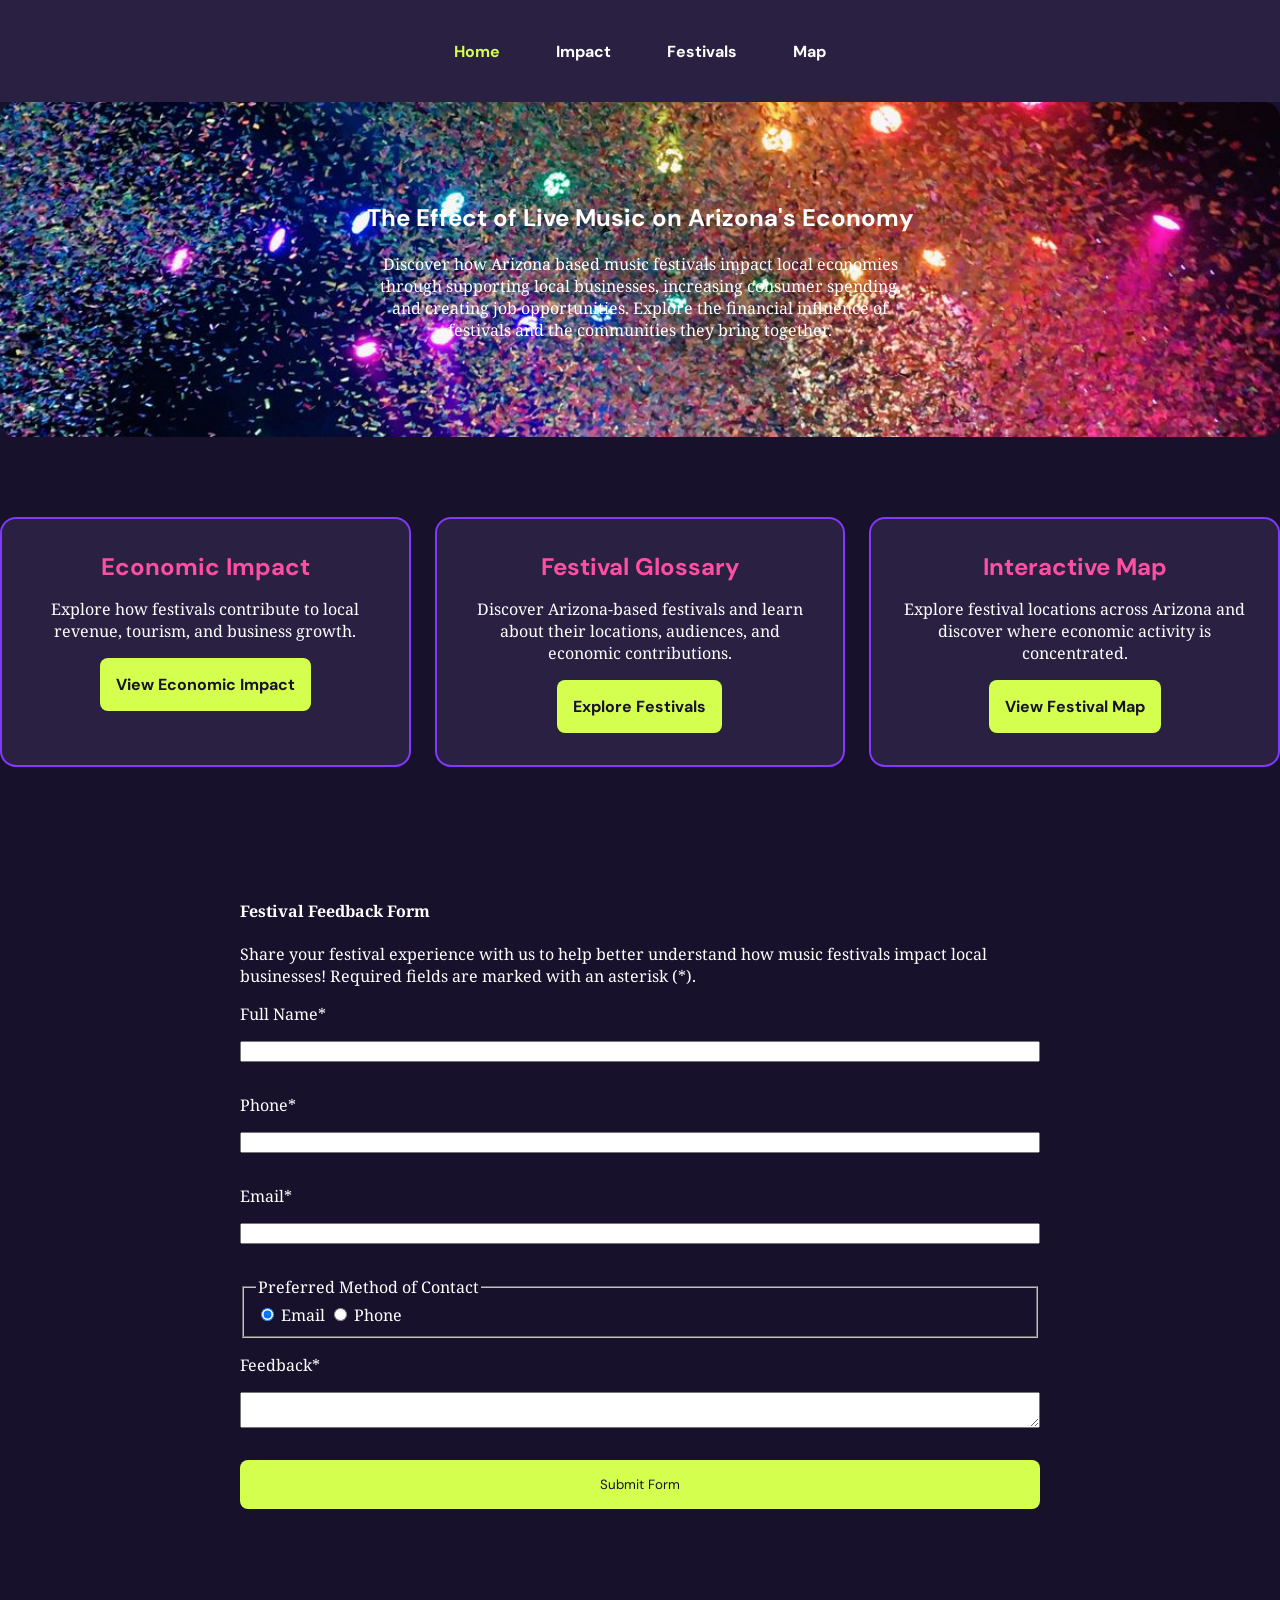
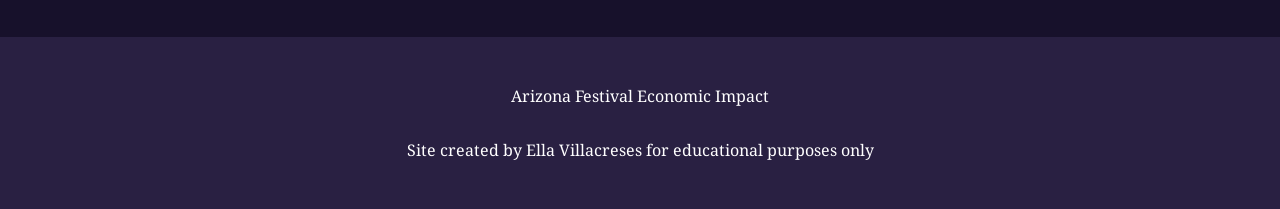
<file: index.html>
<!DOCTYPE html>
<html lang="en">
<head>
    <meta charset="UTF-8">
    <meta name="viewport" content="width=device-width, initial-scale=1.0">
    <title>Festivals in Arizona</title>

    <link rel="preconnect" href="https://fonts.googleapis.com">
    <link rel="preconnect" href="https://fonts.gstatic.com" crossorigin>
    <link href="https://fonts.googleapis.com/css2?family=DM+Sans:ital,opsz,wght@0,9..40,100..1000;1,9..40,100..1000&family=Noto+Serif:ital,wght@0,100..900;1,100..900&display=swap" rel="stylesheet">
    <link rel="icon" type="image/png" href="images/note-favicon.png">
    <link rel="stylesheet" href="styles.css">
</head>
<body>
    <header class="site-header">
        <nav aria-label="Main Navigation">
          <ul>
            <li><a href="index.html" aria-current="page">Home</a></li>
            <li><a href="impact.html">Impact</a></li>
            <li><a href="festivals.html">Festivals</a></li>
            <li><a href="map.html">Map</a></li>
          </ul>
        </nav>
      </header>
    
      <main>
    
        <section class="hero home-hero" aria-labelledby="hero-title">
          <h1 id="hero-title">The Effect of Live Music on Arizona's Economy</h1>
    
          <p>
            Discover how Arizona based music festivals impact local economies through supporting local businesses, increasing consumer spending, and creating job opportunities. Explore the financial influence of festivals and the communities they bring together.
          </p>
        </section>
    
        <section class="featured" aria-labelledby="featured-title">    
          <div class="feature-grid">
    
            <article class="feature-card">
              <h3>Economic Impact</h3>
    
              <p>
                Explore how festivals contribute to local
                revenue, tourism, and business growth.
              </p>
    
              <a href="impact.html">View Economic Impact</a>
            </article>
    
            <article class="feature-card">
              <h3>Festival Glossary</h3>
    
              <p>
                Discover Arizona-based festivals and learn
                about their locations, audiences, and
                economic contributions.
              </p>
    
              <a href="festivals.html">Explore Festivals</a>
            </article>
    
            <article class="feature-card">
              <h3>Interactive Map</h3>
    
              <p>
                Explore festival locations across
                Arizona and discover where economic activity
                is concentrated.
              </p>
    
              <a href="map.html">View Festival Map</a>
            </article>
    
          </div>
        </section>

        <section id="form">
            <h4>Festival Feedback Form</h4> Share your festival experience with us to help better understand how music festivals impact local businesses! Required fields are marked with an asterisk (<span class="required">*</span>).</p>
            <form id="contactForm">

                <label for="my-name">Full Name<span class="required">*</span></label>
                <input type="text" name="my-name" id="my-name" required>
                <span id="nameError"></span>

                <label for="my-phone">Phone<span class="required">*</span></label>
                <input type="tel" name="my-phone" id="my-phone">
                <span id="phoneError"></span>

                <label for="my-email">Email<span class="required">*</span></label>
			    <input type="email" name="my-email" id="my-email" required>
                <span id="emailError"></span>
				
			<fieldset>
				<legend>Preferred Method of Contact</legend>
				
                <input type="radio" name="contact-pref" id="pref-email" value="email" checked>
                <label for="pref-email">Email</label>

                <input type="radio" name="contact-pref" id="pref-phone" value="phone">
                <label for="pref-phone">Phone</label>
			</fieldset>
				
			<label for="my-comments">Feedback<span class="required">*</span></label>
			<textarea name="my-comments" id="my-comments"></textarea>
            <span id="commentsError"></span>
			
			<input type="submit" name="my-submit" id="my-submit" value="Submit Form">
		
		    </form>
        </div>
    </section>
    
    <footer class="site-footer">
        <p>Arizona Festival Economic Impact</p>
        <p>Site created by Ella Villacreses for educational purposes only</p>
    </footer>
</body>
</html>
</file>
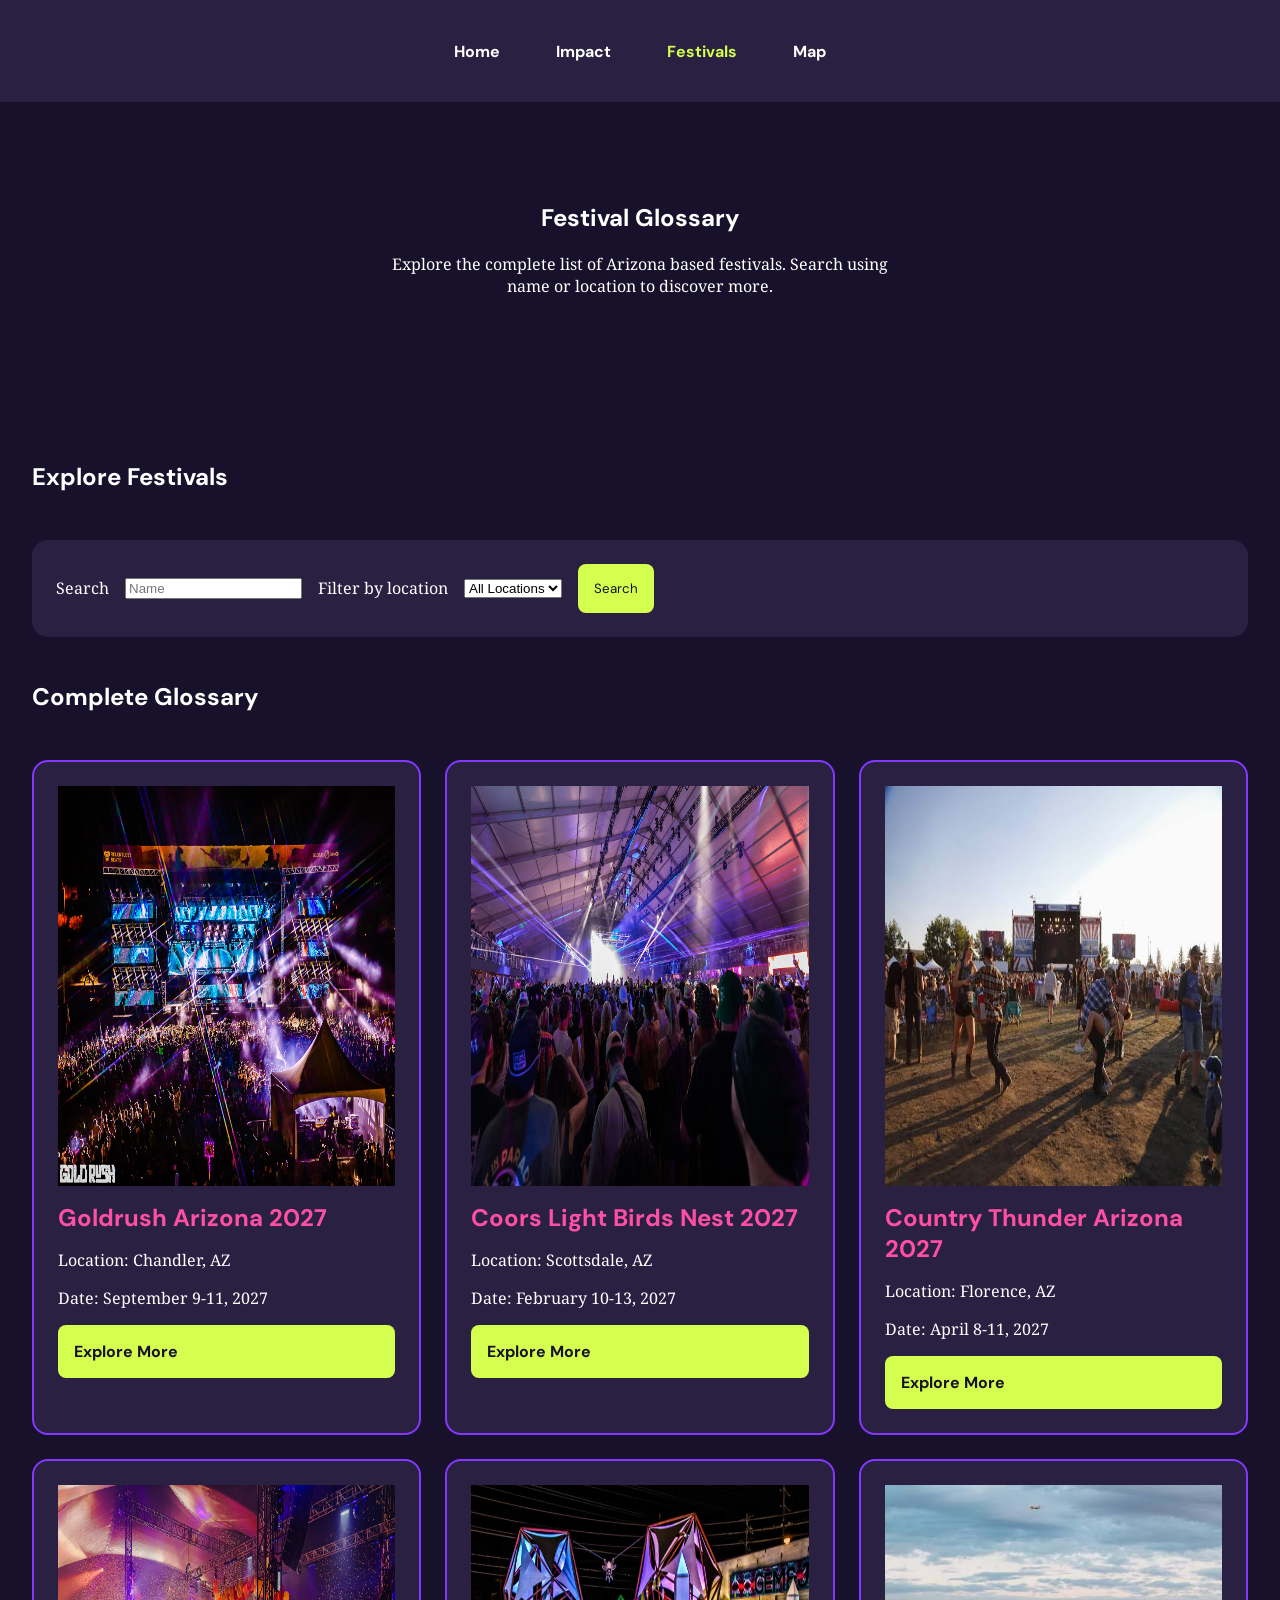
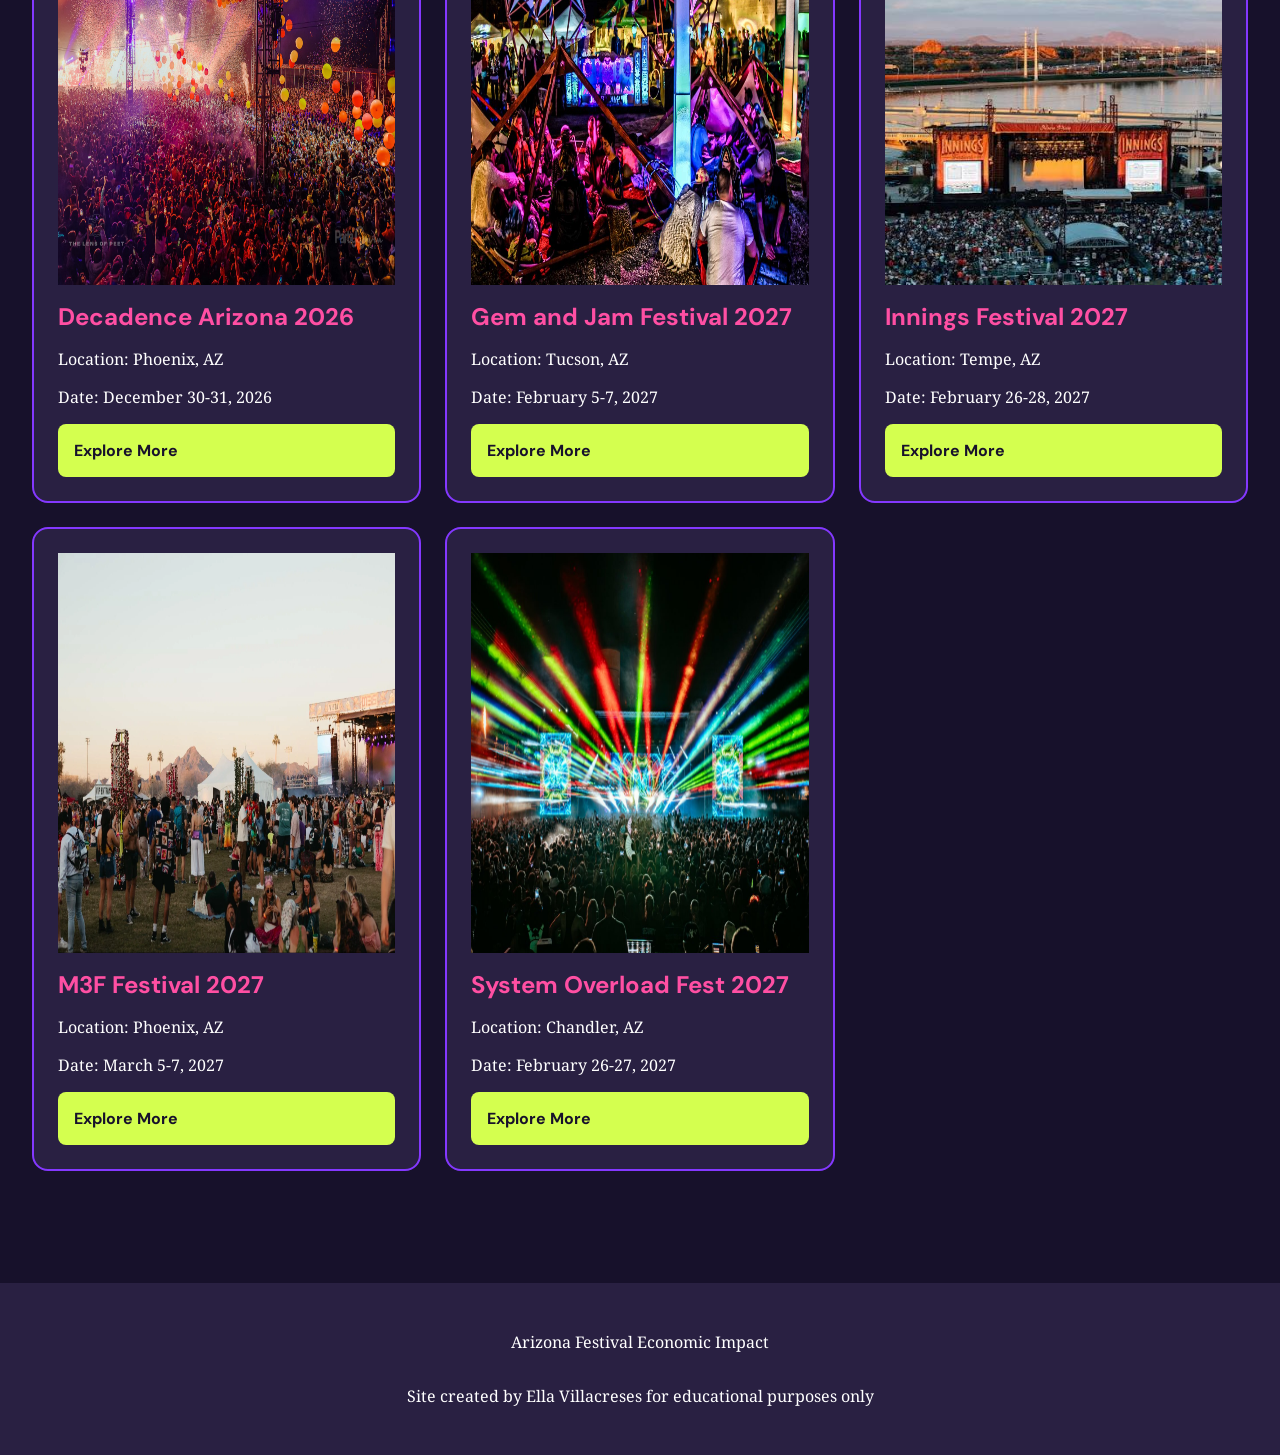
<file: festivals.html>
<!DOCTYPE html>
<html lang="en">
<head>
    <meta charset="UTF-8">
    <meta name="viewport" content="width=device-width, initial-scale=1.0">
    <title>Festivals</title>

    <link rel="preconnect" href="https://fonts.googleapis.com">
    <link rel="preconnect" href="https://fonts.gstatic.com" crossorigin>
    <link href="https://fonts.googleapis.com/css2?family=DM+Sans:ital,opsz,wght@0,9..40,100..1000;1,9..40,100..1000&family=Noto+Serif:ital,wght@0,100..900;1,100..900&display=swap" rel="stylesheet">
    <link rel="icon" type="image/png" href="images/note-favicon.png">
    <link rel="stylesheet" href="styles.css">
</head>
<body>
    <header class="site-header">
        <nav aria-label="Main Navigation">
            <ul>
                <li><a href="index.html">Home</a></li>
                <li><a href="impact.html">Impact</a></li>
                <li><a href="festivals.html" aria-current="page">Festivals</a></li>
                <li><a href="map.html">Map</a></li>
            </ul>
        </nav>
    </header>

    <main>
        <section class="hero">
            <h1>Festival Glossary</h1>
            <p>Explore the complete list of Arizona based festivals. Search using name or location to discover more. </p>
        </section>

        <section class="festival-glossary">
            <h2>Explore Festivals</h2>

            <form class="filter-bar" role="search">
                <label for="festival-search">Search</label>
                <input
                    type="search"
                    id="festival-search"
                    placeholder="Name">

                <label for="festival-filter">Filter by location</label>
                <select id="festival-filter" name="festival-filter">
                    <option value="all">All Locations</option>
                    <option value="phoenix">Phoenix</option>
                    <option value="tempe">Tempe</option>
                    <option value="chandler">Chandler</option>
                    <option value="other">Other</option>
                </select>
                <button type="submit">Search</button>
            </form>

            <h2>Complete Glossary</h2>

            <article class="festival-card">
                <img
                  src="images/Goldrush2.jpg"
                  alt="An image taken at Goldrush with the crowd in front of a stage with colorful lights"
                  width="600"
                  height="400">
      
                <h3>Goldrush Arizona 2027</h3>
                <p>Location: Chandler, AZ</p>
                <p>Date: September 9-11, 2027</p>
                <a href="#">Explore More</a>
              </article>

              <article class="festival-card">
                <img
                  src="images/BirdsNest.jpg"
                  alt="An image taken at Birds Nest with the crowd in front of a stage with colorful lights"
                  width="600"
                  height="400">
      
                <h3>Coors Light Birds Nest 2027</h3>
                <p>Location: Scottsdale, AZ</p>
                <p>Date: February 10-13, 2027</p>
                <a href="#">Explore More</a>
              </article>

              <article class="festival-card">
                <img
                  src="images/CountryThunder.jpeg"
                  alt="An image taken at Country Thunder with the crowd in front of a stage with colorful lights"
                  width="600"
                  height="400">
      
                <h3>Country Thunder Arizona 2027</h3>
                <p>Location: Florence, AZ</p>
                <p>Date: April 8-11, 2027</p>
                <a href="#">Explore More</a>
              </article>

              <article class="festival-card">
                <img
                  src="images/Decadence.jpg"
                  alt="An image taken at Decadence with the crowd in front of a stage with colorful lights"
                  width="600"
                  height="400">
      
                <h3>Decadence Arizona 2026</h3>
                <p>Location: Phoenix, AZ</p>
                <p>Date: December 30-31, 2026</p>
                <a href="#">Explore More</a>
              </article>

              <article class="festival-card">
                <img
                  src="images/GemAndJam.jpg"
                  alt="An image taken at Gem and Jam with the crowd in front of a stage with colorful lights"
                  width="600"
                  height="400">
      
                <h3>Gem and Jam Festival 2027</h3>
                <p>Location: Tucson, AZ</p>
                <p>Date: February 5-7, 2027</p>
                <a href="#">Explore More</a>
              </article>

              <article class="festival-card">
                <img
                  src="images/InningsFest.jpeg"
                  alt="An image taken at Innings Festival with the crowd in front of a stage with colorful lights"
                  width="600"
                  height="400">
      
                <h3>Innings Festival 2027</h3>
                <p>Location: Tempe, AZ</p>
                <p>Date: February 26-28, 2027</p>
                <a href="#">Explore More</a>
              </article>

              <article class="festival-card">
                <img
                  src="images/M3F.webp"
                  alt="An image taken at M3F with the crowd in front of a stage with colorful lights"
                  width="600"
                  height="400">
      
                <h3>M3F Festival 2027</h3>
                <p>Location: Phoenix, AZ</p>
                <p>Date: March 5-7, 2027</p>
                <a href="#">Explore More</a>
              </article>

              <article class="festival-card">
                <img
                  src="images/SystemOverload.jpg"
                  alt="An image taken at System Overload with the crowd in front of a stage with colorful lights"
                  width="600"
                  height="400">
      
                <h3>System Overload Fest 2027</h3>
                <p>Location: Chandler, AZ</p>
                <p>Date: February 26-27, 2027</p>
                <a href="#">Explore More</a>
              </article>
        </section>
    </main>

    <footer class="site-footer">
        <p>Arizona Festival Economic Impact</p>
        <p>Site created by Ella Villacreses for educational purposes only</p>
    </footer>
    
</body>
</html>
</file>
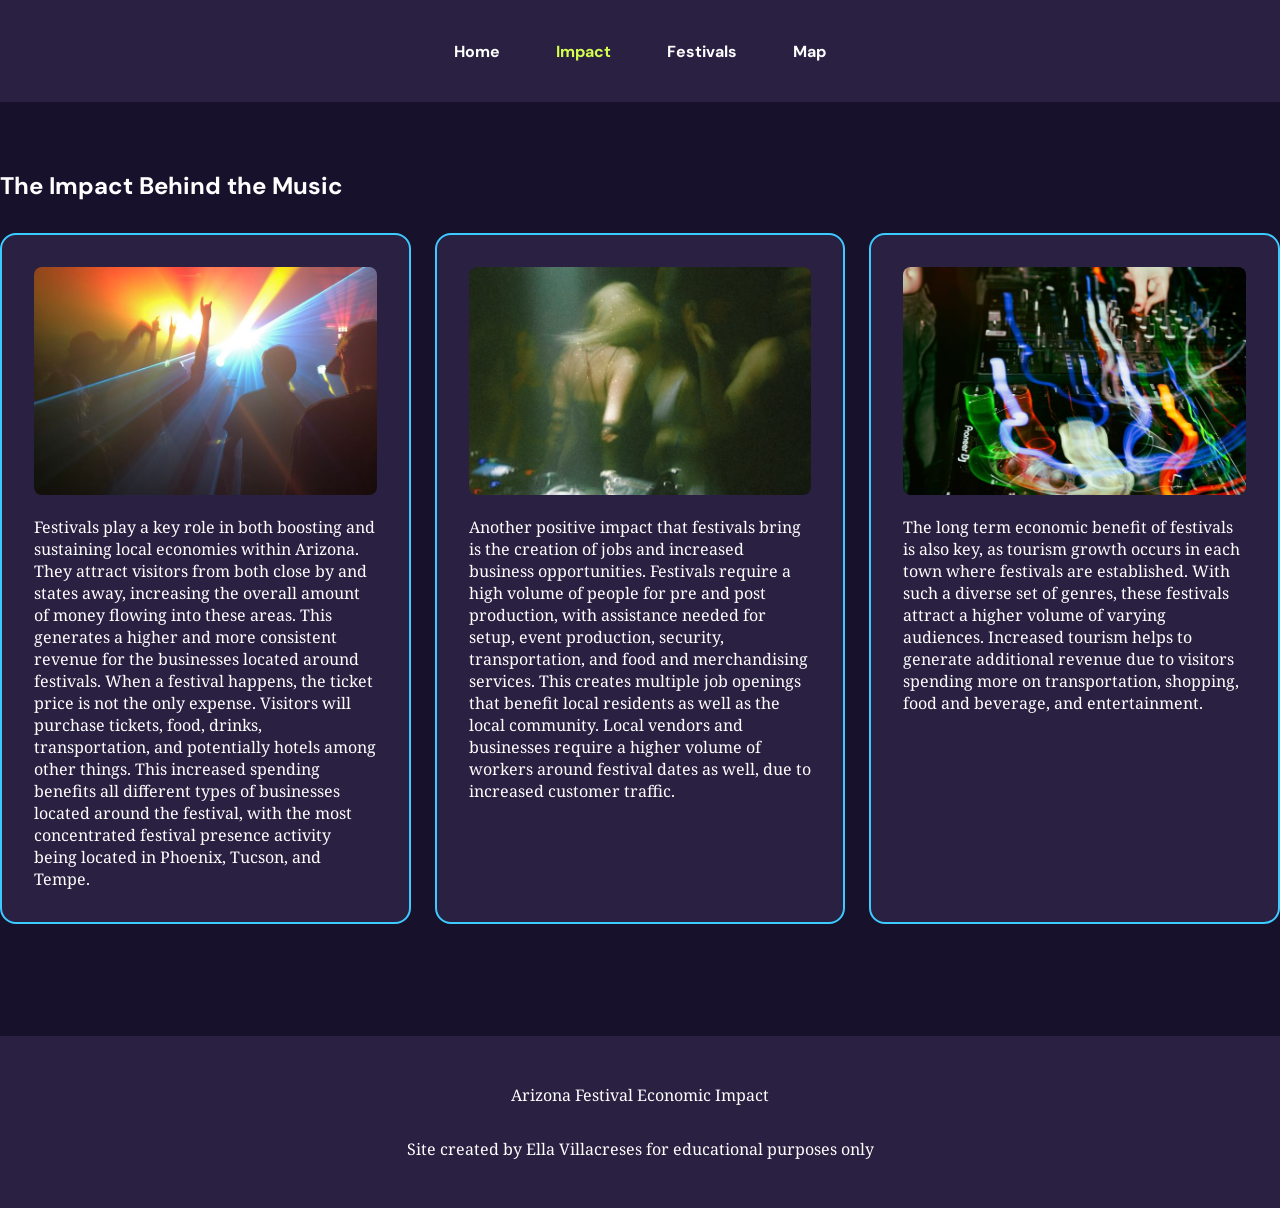
<file: impact.html>
<!DOCTYPE html>
<html lang="en">
<head>
    <meta charset="UTF-8">
    <meta name="viewport" content="width=device-width, initial-scale=1.0">
    <title>Impact</title>

    <link rel="preconnect" href="https://fonts.googleapis.com">
    <link rel="preconnect" href="https://fonts.gstatic.com" crossorigin>
    <link href="https://fonts.googleapis.com/css2?family=DM+Sans:ital,opsz,wght@0,9..40,100..1000;1,9..40,100..1000&family=Noto+Serif:ital,wght@0,100..900;1,100..900&display=swap" rel="stylesheet">
    <link rel="icon" type="image/png" href="images/note-favicon.png">
    <link rel="stylesheet" href="styles.css">
</head>

<body>
    <header class="site-header">
        <nav aria-label="Main Navigation">
            <ul>
                <li><a href="index.html">Home</a></li>
                <li><a href="impact.html" aria-current="page">Impact</a></li>
                <li><a href="festivals.html">Festivals</a></li>
                <li><a href="map.html">Map</a></li>
            </ul>
        </nav>
    </header>

    <main>
        <section id="impact-boxes">
            <h2>The Impact Behind the Music</h2>

            <div class="impact-container">
                <article class="impact-card">
                    <img src="images/CardImage1.jpg"
                        alt="Colorful image of people dancing">
                    <p>Festivals play a key role in both boosting and sustaining local economies within Arizona. They attract visitors from both close by and states away, increasing the overall amount of money flowing into these areas. This generates a higher and more consistent revenue for the businesses located around festivals. When a festival happens, the ticket price is not the only expense. Visitors will purchase tickets, food, drinks, transportation, and potentially hotels among other things. This increased spending benefits all different types of businesses located around the festival, with the most concentrated festival presence activity being located in Phoenix, Tucson, and Tempe. 
                    </p>
                </article>

                <article class="impact-card">
                    <img src="images/CardImage2.jpg"
                        alt="Hazy colorful image of a girl dancing">
                    <p>Another positive impact that festivals bring is the creation of jobs and increased business opportunities. Festivals require a high volume of people for pre and post production, with assistance needed for setup, event production, security, transportation, and food and merchandising services. This creates multiple job openings that benefit local residents as well as the local community. Local vendors and businesses require a higher volume of workers around festival dates as well, due to increased customer traffic. 
                    </p>
                </article>

                <article class="impact-card">
                    <img src="images/CardImage3.jpg"
                        alt="DJ Deck photographed in a colorful haze">
                    <p>The long term economic benefit of festivals is also key, as tourism growth occurs in each town where festivals are established. With such a diverse set of genres, these festivals attract a higher volume of varying audiences. Increased tourism helps to generate additional revenue due to visitors spending more on transportation, shopping, food and beverage, and entertainment. 
                    </p>
                </article>
            </div>
        </section>
    </main>
    
    <footer class="site-footer">
        <p>Arizona Festival Economic Impact</p>
        <p>Site created by Ella Villacreses for educational purposes only</p>
    </footer>

</body>
</html>
</file>
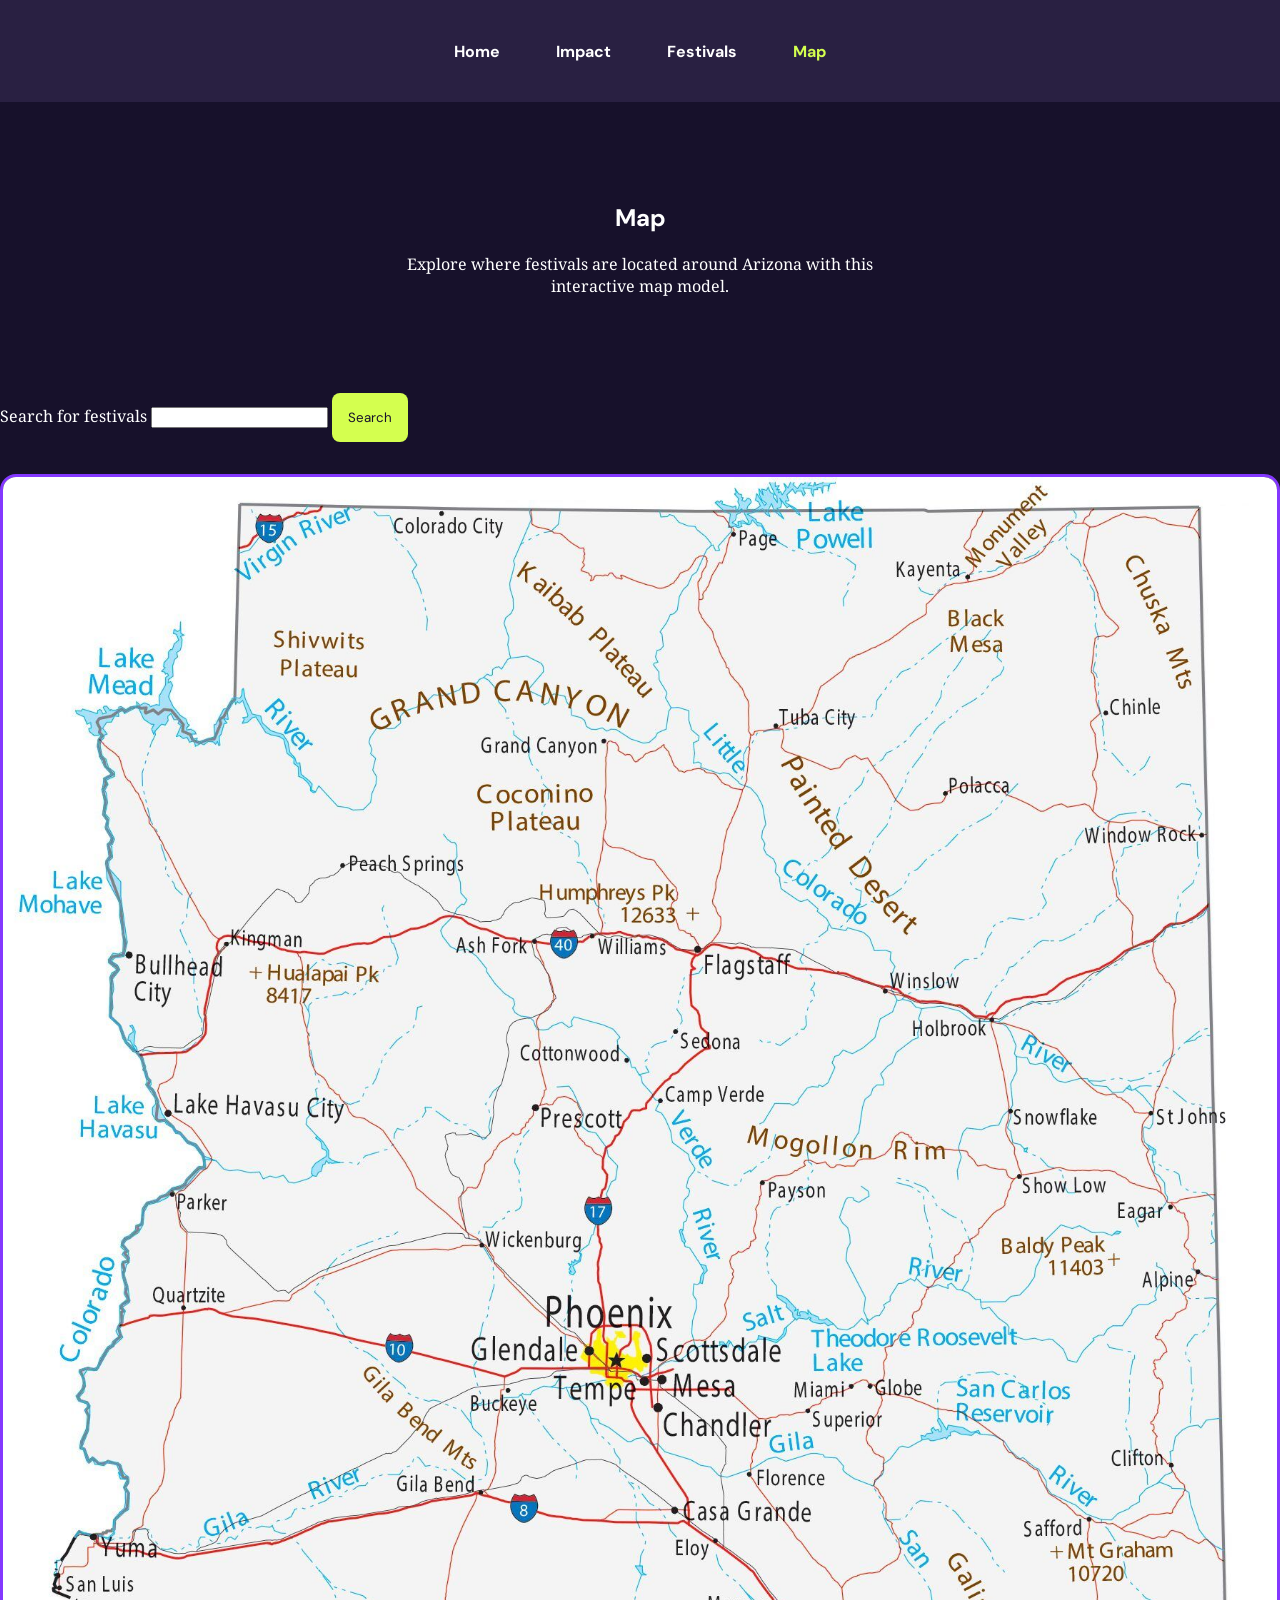
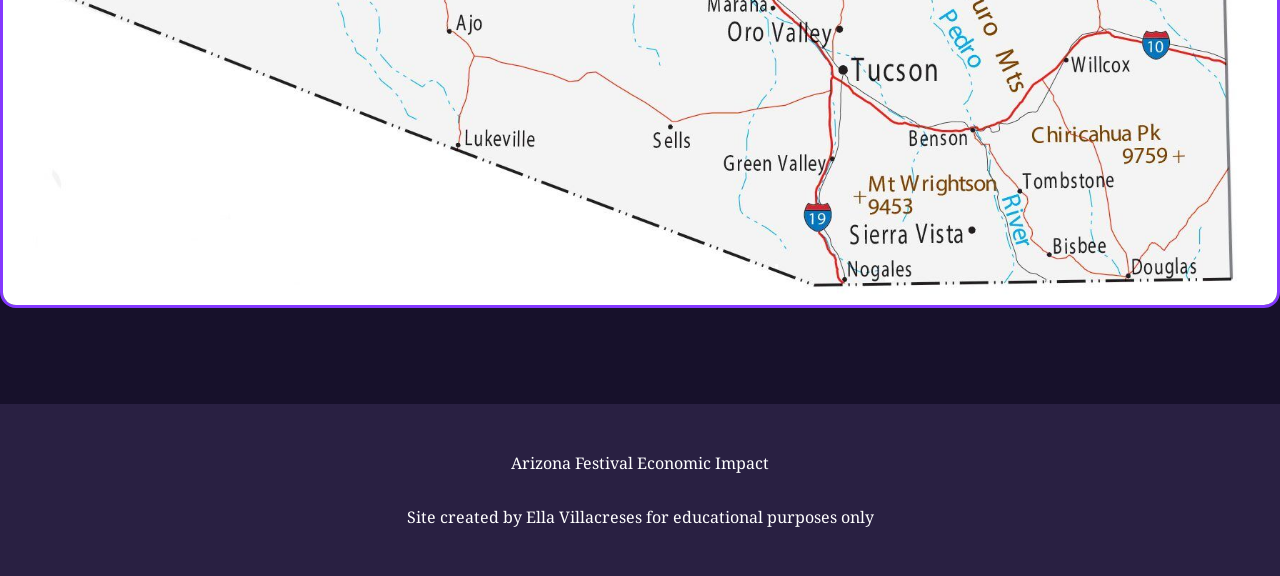
<file: map.html>
<!DOCTYPE html>
<html lang="en">
<head>
    <meta charset="UTF-8">
    <meta name="viewport" content="width=device-width, initial-scale=1.0">
    <title>Map</title>

    <link rel="preconnect" href="https://fonts.googleapis.com">
    <link rel="preconnect" href="https://fonts.gstatic.com" crossorigin>
    <link href="https://fonts.googleapis.com/css2?family=DM+Sans:ital,opsz,wght@0,9..40,100..1000;1,9..40,100..1000&family=Noto+Serif:ital,wght@0,100..900;1,100..900&display=swap" rel="stylesheet">
    <link rel="icon" type="image/png" href="images/note-favicon.png">
    <link rel="stylesheet" href="styles.css">
</head>

<body>
    <header class="site-header">
        <nav aria-label="Main Navigation">
            <ul>
                <li><a href="index.html">Home</a></li>
                <li><a href="impact.html">Impact</a></li>
                <li><a href="festivals.html">Festivals</a></li>
                <li><a href="map.html" aria-current="page">Map</a></li>
            </ul>
        </nav>
    </header>

    <main>
        <section class="hero">
            <h1>Map</h1>
            <p>Explore where festivals are located around Arizona with this interactive map model. </p>
        </section>

        <label for="site-search">Search for festivals</label>
        <input type="search" id="site-search" name="search">
        <button type="submit">Search</button>

        <div class="map-container">
            <img
            src="images/arizonamap.jpg"
            alt="Map of Arizona"
            width="600"
            height="600">
        </div>
    </main>
    
    <footer class="site-footer">
        <p>Arizona Festival Economic Impact</p>
        <p>Site created by Ella Villacreses for educational purposes only</p>
    </footer>

</body>
</html>
</file>
<file: styles.css>
/*CSS Layers*/
@layer reset, base, layout, components, utilities, overrides;

/*Imported Fonts*/
@import url('https://fonts.googleapis.com/css2?family=DM+Sans:ital,opsz,wght@0,9..40,100..1000;1,9..40,100..1000&family=Noto+Serif:ital,wght@0,100..900;1,100..900&display=swap');

/*Font Licensing Notes
Fonts sourced from Google Fonts: DM Sans, Noto Serif
Each font is distributed under an open source license and pertains to the SIL Open Font
License Version 1.1 - 26 February 2007 */

@layer reset {
    *,
    *::before,
    *::after {
        box-sizing: border-box;
    }

    body {
        margin: 0;
    }
}

@layer base {
    :root {
        /*Coloring*/
        --color-primary: #8438FF;
        --color-secondary: #FF4FA3;
        --color-accent: #D4FF4F;
        --blue: #3CCBFF;
        --yellow: #FFD84A;

        --color-background: #17112B;
        --color-surface: #292042;

        --color-text: #FFFFFF;
    
        /*Typography*/
        --font-heading: "DM Sans", Arial, sans-serif;
        --font-body: "Noto Serif", Georgia, sans-serif;

        --text-sm: 0.75rem;
        --text-base: 1rem;
        --text-lg: 1.5rem;

        /*Spacing*/
        --space-sm: 1rem;
        --space-md: 1.5rem;
        --space-lg: 2rem;

        /*Layout*/
        --container-width: 80rem;
        --grid-gap: 1.5rem;
        --content-width: 60ch;
        --page-padding: 1.5rem;

        /*Borders*/
        --radius-sm: 0.5rem;
        --radius-base: 1rem;
        --radius-lg: 1.5rem;
    }

    body {
        font-family: var(--font-body);
        background: var(--color-background);
        color: var(--color-text);
    }

    h1, h2, h3 {
        font-family: var(--font-heading);
    }

    h1 {
        font-size: var(--text-lg);
    }

    p {
        font-size: var(--text-base);
        max-width: var(--content-width);
    }

    a {
        color: var(--color-accent);
        font-weight: bold;
    }

    img, svg {
        max-width: 100%;
    }
}

@layer layout {
    main {
        width: min(100%-2rem, var(--container-width));
        margin-inline: auto;
    }

    .home-hero {
        background-image: url("images/Hero.jpg");
        background-size: cover;
        background-position: center;
        padding: 8rem 2rem;
        text-align: center;
        border-radius: 1rem;
    }

    section {
        padding-block: 3rem;
    }

    .site-header {
        background-color: var(--color-surface);
        padding: 1.5rem;
    }

    .site-header nav ul {
        display: flex;
        flex-wrap: wrap;
        justify-content: center;
        gap: 1.5rem;
        list-style: none;
        padding: 0;
    }

    .hero {
        text-align: center;
        padding-block: 5rem;
    }

    .hero p {
        margin-inline: auto;
        max-width: 60ch;
    }

    .introduction {
        text-align: center;
        padding-block: 3rem;
    }

    .introduction p {
        margin-inline: auto;
    }

    .featured {
        text-align: center;
    }

    .feature-grid {
        display: grid;
        grid-template-columns: 1fr;
        gap: var(--grid-gap);
        margin-block-start: 2rem;
    }

    .impact-boxes {
        text-align: center;
        padding-block: 4rem;
        padding-inline: 1rem;
        padding-block: 4rem;
    }

    .impact-container {
        display: grid;
        grid-template-columns: 1fr;
        gap: var(--grid-gap);
        margin-block-start: 2rem;
    }

    .festival-glossary {
        display: grid;
        grid-template-columns: 1fr;
        gap: 1.5rem;
        padding-block: 3rem;
        padding-inline: 2rem;
    }

    .festival-glossary h2,
    .festival-glossary .filter-bar {
        grid-column: 1 / -1;
    }

    .map-container {
        margin-inline: auto;
        padding-block: 2rem;
    }

    #form {
        max-width: 800px;
        margin-inline: auto;
        padding-block: 4rem;
    }

    #contactForm {
        display: flex;
        flex-direction: column;
        gap: 1rem;
    }

    .site-footer {
        display: flex;
        flex-direction: column;
        align-items: center;
        padding: 2rem;
        margin-block-start: 4rem;
        background-color: var(--color-surface);
    }

    /*Media Queries*/
    @media (min-width: 768px) {

        .feature-grid,
        .impact-container {
            grid-template-columns: repeat(2, 1fr);
        }

        .festival-glossary {
            grid-template-columns: repeat(2, 1fr);
        }
    }

    @media (min-width: 1024px) {

        .feature-grid,
        .impact-container {
            grid-template-columns: repeat(3, 1fr);
        }

        .festival-glossary {
            grid-template-columns: repeat(3, 1fr);
        }
    }
}

@layer components {
    .site-header a {
        font-family: var(--font-heading);
        color: var(--color-text);
        text-decoration: none;
        font-size: 1rem;
        padding: 1rem;
    }

    .site-header a:hover {
        color: var(--color-accent);
    }

    .site-header a[aria-current="page"] {
        color: var(--color-accent);
        text-decoration: bold;
    }

    h2 {
        margin-block-end: 1.5rem;
    }

    h3 {
        font-size: 1.5rem;
    }

    .impact-card img {
        width: 100%;
        aspect-ratio: 3 / 2;
        object-fit: cover;
        border-radius: 8px;
        margin-bottom: 1rem;
    }
    
    .button,
    .feature-card a,
    .festival-card a,
    button,
    input[type="submit"] {
        display: inline-block;
        background-color: var(--color-accent);
        color: var(--color-background);
        font-family: var(--font-heading);
        border: none;
        text-decoration: none;
        border-radius: var(--radius-sm);
        padding: 1rem;
    }

   .feature-card {
    background-color: var(--color-surface);
    border: 2px solid var(--color-primary);
    border-radius: var(--radius-base);
    padding: 2rem;
    text-align: center;
    display: flex;
    flex-direction: column;
    align-items: center;
    gap: 1rem;
   }

   .feature-card h3 {
    color: var(--color-secondary);
    margin: 0;
   }

   .feature-card p {
    margin: 0;
   }

   .impact-card {
    background-color: var(--color-surface);
    border: 2px solid var(--blue);
    border-radius: var(--radius-base);
    padding: 2rem;
    text-align: left;
   }

   .impact-card p {
    margin: 0;
   }

   .festival-card {
    background-color: var(--color-surface);
    border: 2px solid var(--color-primary);
    border-radius: var(--radius-base);
    padding: 1.5rem;
    display: flex;
    flex-direction: column;
    gap: 1rem;
   }

   .festival-card h3 {
    color: var(--color-secondary);
    margin: 0;
   }

   .festival-card p {
    margin: 0;
   }

   .filter-bar {
    display: flex;
    flex-wrap: wrap;
    align-items: center;
    gap: 1rem;
    background-color: var(--color-surface);
    padding: 1.5rem;
    border-radius: var(--radius-base);
   }

   .map-container img {
    display: block;
    width: 100%;
    height: auto;
    border: 3px solid var(--color-primary);
    border-radius: var(--radius-base);
   }
}
</file>
